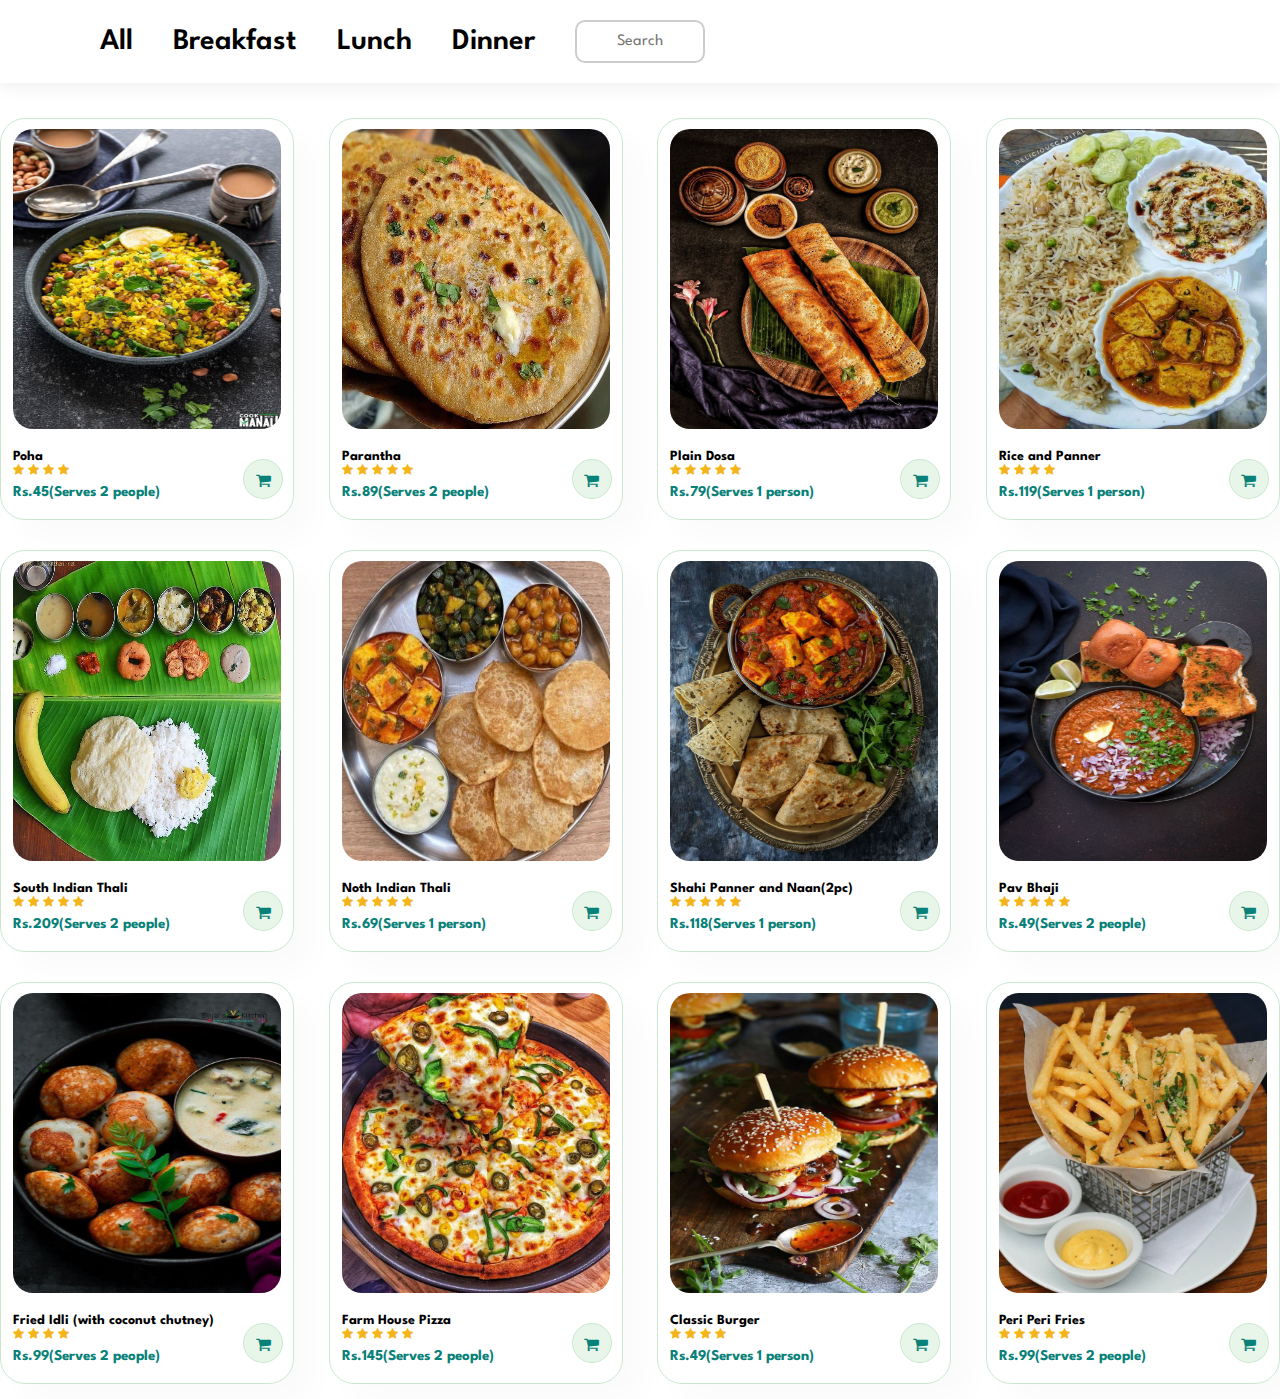
<file: foodwebsite.html>
<!DOCTYPE html>
<head>
    <title>MENU</title>
    <link rel="icon" type="image/png" href="F.png">
    <link rel="stylesheet" href="https://cdnjs.cloudflare.com/ajax/libs/font-awesome/4.7.0/css/font-awesome.min.css">
    <style>
        @import url('https://fonts.googleapis.com/css2?family=Spartan:wght@100;200;300;400;500;600;700;800;900&display=swap');
        *{
            margin:0;
            padding:0;
            box-sizing:border-box;
            font-family: 'Spartan',sans-serif;
        }
        #header{
            display: flex;
            align-items: center;
            justify-content: space-between;
            padding: 20px 80px;
            background: #ffffff;
            box-shadow: 0 5px 15px rgba(0,0,0,0.06);
        }
        #navbar{
            display: flex;
            align-items: center;
            justify-content: center;
        }
        #navbar li{
            list-style:none;
            padding: 0 20px;
            position: static;
        }
        #navbar li a{
            text-decoration: none;
            font-size: 30px;
            font-weight: 600;
            color: black;
            transition: 0.3s ease;
        }
        #navbar li a:hover,
        #navbar li a:active{
            color:#088178 ;
        }
        #navbar li a:active::after,
        #navbar li a:hover::after{
            content: "";
            width: 30%;
            height: 2px;
            background: #088178;
            position: absolute;
            bottom: -4px;
            left: 20px;
        }
        body{
                width:100%
        }    
        input[type=text] {
            width: 130px;
            box-sizing: border-box;
            border: 2px solid #ccc;
            border-radius: 10px;
            font-size: 16px;
            background-color: white;
            background-position: 1px 1px; 
            background-repeat: no-repeat;
            padding: 12px 20px 12px 40px;
            transition: width 0.4s ease-in-out;
        }  
        input[type=text]:focus {
            width: 100%;
        }

        #product2{
            text-align: center;
        }
    
        #product2 .image1{
            display: flex;
            justify-content: space-between;
            padding-top: 20px;
            flex-wrap:wrap;
        }
        #product2 .proimage{
            width: 23%;
            min-width: 250px;
            padding: 10px 12px;
            border: 1px solid #cce7d0;
            border-radius: 25px;
            box-shadow: 20px 20px 30px rgba(0, 0, 0,0.02);
            margin: 15px 0; 
            transition: 0.2 ease-in-out;
            position: relative;
        }
        #product2 .proimage:hover{
            box-shadow: 20px 20px 30px rgba(0,0,0,0.06);
        }
        #product2 .proimage img{
            width:100% ;
            border-radius: 20px;
        }
        #product2 .proimage .des{
            text-align: start;
            padding: 10px 0;
    
        }
        #product2 .proimage .des span{
            color: #606063;
            font-size: 12px;
        }
        #product2 .proimage .des h5{
            padding-top: 7px;
            color: black;
            font-size: 14px;
        }
        #product2 .proimage .des i{
            font-size: 12px;
            color: rgba(243,181,25);
        }
        #product2 .proimage .des h4{
            padding-top: 7px;
            font-size: 15px;
            font-weight: 700;
            color: #088178;
        }
        #product2 .proimage .cart{
            width: 40px;
            height: 40px;
            line-height: 40px;
            border-radius: 50px;
            background-color: #e8f6ea;
            font-weight: 500;
            color: #088178;
            border: 1px solid #cce7d0 ;
            position: absolute;
            bottom: 20px;
            right: 10px;
        }
    </style>
</head>
<body>
<section id="header">
    <div>
        <ul id="navbar">
            <li><a  href="#">All</a></li>
            <li><a  href="#">Breakfast</a></li>
            <li><a href="#">Lunch</a></li>
            <li><a href="#">Dinner</a></li>
            <li><input type="text" placeholder="Search" name="Search"></li>
        </ul>
    </div> 
  
</section>
<section id="product2" class="section-p1">
    <div class="image1">
        <div class="proimage">
            <img src="poha.jpg" width="250px" height="300px">
            <div class="des">
               <h5>Poha</h5>
                <div class="star">
                    <i class="fa fa-star"></i>
                    <i class="fa fa-star"></i>
                    <i class="fa fa-star"></i>
                    <i class="fa fa-star"></i>
                </div>
                <h4>Rs.45(Serves 2 people)</h4>
            </div>
            <a href="#"><i class="fa fa-shopping-cart cart"></i></a>
        </div>
        <div class="proimage">
            <img src="parantha.jpg" width="250px" height="300px">
            <div class="des">
               <h5>Parantha</h5>
                <div class="star">
                    <i class="fa fa-star"></i>
                    <i class="fa fa-star"></i>
                    <i class="fa fa-star"></i>
                    <i class="fa fa-star"></i>
                    <i class="fa fa-star"></i>
                </div>
                <h4>Rs.89(Serves 2 people)</h4>
            </div>
            <a href="#"><i class="fa fa-shopping-cart cart"></i></a>
        </div>
        <div class="proimage">
            <img src="dosa.jpg" width="250px" height="300px">
            <div class="des">
               <h5>Plain Dosa</h5>
                <div class="star">
                    <i class="fa fa-star"></i>
                    <i class="fa fa-star"></i>
                    <i class="fa fa-star"></i>
                    <i class="fa fa-star"></i>
                    <i class="fa fa-star"></i>
                </div>
                <h4>Rs.79(Serves 1 person)</h4>
            </div>
            <a href="#"><i class="fa fa-shopping-cart cart"></i></a>
        </div>


        <div class="proimage">
            <img src="rice .jpg" width="250px" height="300px">
            <div class="des">
               <h5>Rice and Panner</h5>
                <div class="star">
                    <i class="fa fa-star"></i>
                    <i class="fa fa-star"></i>
                    <i class="fa fa-star"></i>
                    <i class="fa fa-star"></i>
                </div>
                <h4>Rs.119(Serves 1 person)</h4>
            </div>
            <a href="#"><i class="fa fa-shopping-cart cart"></i></a>
        </div>
        <div class="proimage">
            <img src="southindian.jpg" width="250px" height="300px">
            <div class="des">
               <h5>South Indian Thali</h5>
                <div class="star">
                    <i class="fa fa-star"></i>
                    <i class="fa fa-star"></i>
                    <i class="fa fa-star"></i>
                    <i class="fa fa-star"></i>
                    <i class="fa fa-star"></i>
                </div>
                <h4>Rs.209(Serves 2 people)</h4>
            </div>
            <a href="#"><i class="fa fa-shopping-cart cart"></i></a>
        </div>
        <div class="proimage">
            <img src="thali.jpg" width="250px" height="300px">
            <div class="des">
               <h5>Noth Indian Thali</h5>
                <div class="star">
                    <i class="fa fa-star"></i>
                    <i class="fa fa-star"></i>
                    <i class="fa fa-star"></i>
                    <i class="fa fa-star"></i>
                    <i class="fa fa-star"></i>
                </div>
                <h4>Rs.69(Serves 1 person)</h4>
            </div>
            <a href="#"><i class="fa fa-shopping-cart cart"></i></a>
        </div>


        <div class="proimage">
            <img src="shahipanner.jpg" width="250px" height="300px">
            <div class="des">
               <h5>Shahi Panner and Naan(2pc)</h5>
                <div class="star">
                    <i class="fa fa-star"></i>
                    <i class="fa fa-star"></i>
                    <i class="fa fa-star"></i>
                    <i class="fa fa-star"></i>
                    <i class="fa fa-star"></i>
                </div>
                <h4>Rs.118(Serves 1 person)</h4>
            </div>
            <a href="#"><i class="fa fa-shopping-cart cart"></i></a>
        </div>
        <div class="proimage">
            <img src="pavbhaji.jpg" width="250px" height="300px">
            <div class="des">
               <h5>Pav Bhaji</h5>
                <div class="star">
                    <i class="fa fa-star"></i>
                    <i class="fa fa-star"></i>
                    <i class="fa fa-star"></i>
                    <i class="fa fa-star"></i>
                    <i class="fa fa-star"></i>
                </div>
                <h4>Rs.49(Serves 2 people)</h4>
            </div>
            <a href="#"><i class="fa fa-shopping-cart cart"></i></a>
        </div>
        <div class="proimage">
            <img src="friedidli.jpg" width="250px" height="300px">
            <div class="des">
               <h5>Fried Idli (with coconut chutney)</h5>
                <div class="star">
                    <i class="fa fa-star"></i>
                    <i class="fa fa-star"></i>
                    <i class="fa fa-star"></i>
                    <i class="fa fa-star"></i>
                </div>
                <h4>Rs.99(Serves 2 people)</h4>
            </div>
            <a href="#"><i class="fa fa-shopping-cart cart"></i></a>
        </div>

        <div class="proimage">
            <img src="pizza.jpg" width="250px" height="300px">
            <div class="des">
               <h5>Farm House Pizza</h5>
                <div class="star">
                    <i class="fa fa-star"></i>
                    <i class="fa fa-star"></i>
                    <i class="fa fa-star"></i>
                    <i class="fa fa-star"></i>
                    <i class="fa fa-star"></i>
                </div>
                <h4>Rs.145(Serves 2 people)</h4>
            </div>
            <a href="#"><i class="fa fa-shopping-cart cart"></i></a>
        </div>
        <div class="proimage">
            <img src="burger.jpg" width="250px" height="300px">
            <div class="des">
               <h5>Classic Burger</h5>
                <div class="star">
                    <i class="fa fa-star"></i>
                    <i class="fa fa-star"></i>
                    <i class="fa fa-star"></i>
                    <i class="fa fa-star"></i>
                </div>
                <h4>Rs.49(Serves 1 person)</h4>
            </div>
            <a href="#"><i class="fa fa-shopping-cart cart"></i></a>
        </div>
        <div class="proimage">
            <img src="fries.jpg" width="250px" height="300px">
            <div class="des">
               <h5>Peri Peri Fries</h5>
                <div class="star">
                    <i class="fa fa-star"></i>
                    <i class="fa fa-star"></i>
                    <i class="fa fa-star"></i>
                    <i class="fa fa-star"></i>
                    <i class="fa fa-star"></i>
                </div>
                <h4>Rs.99(Serves 2 people)</h4>
            </div>
            <a href="#"><i class="fa fa-shopping-cart cart"></i></a>
        </div>

</body>
</html>
</file>
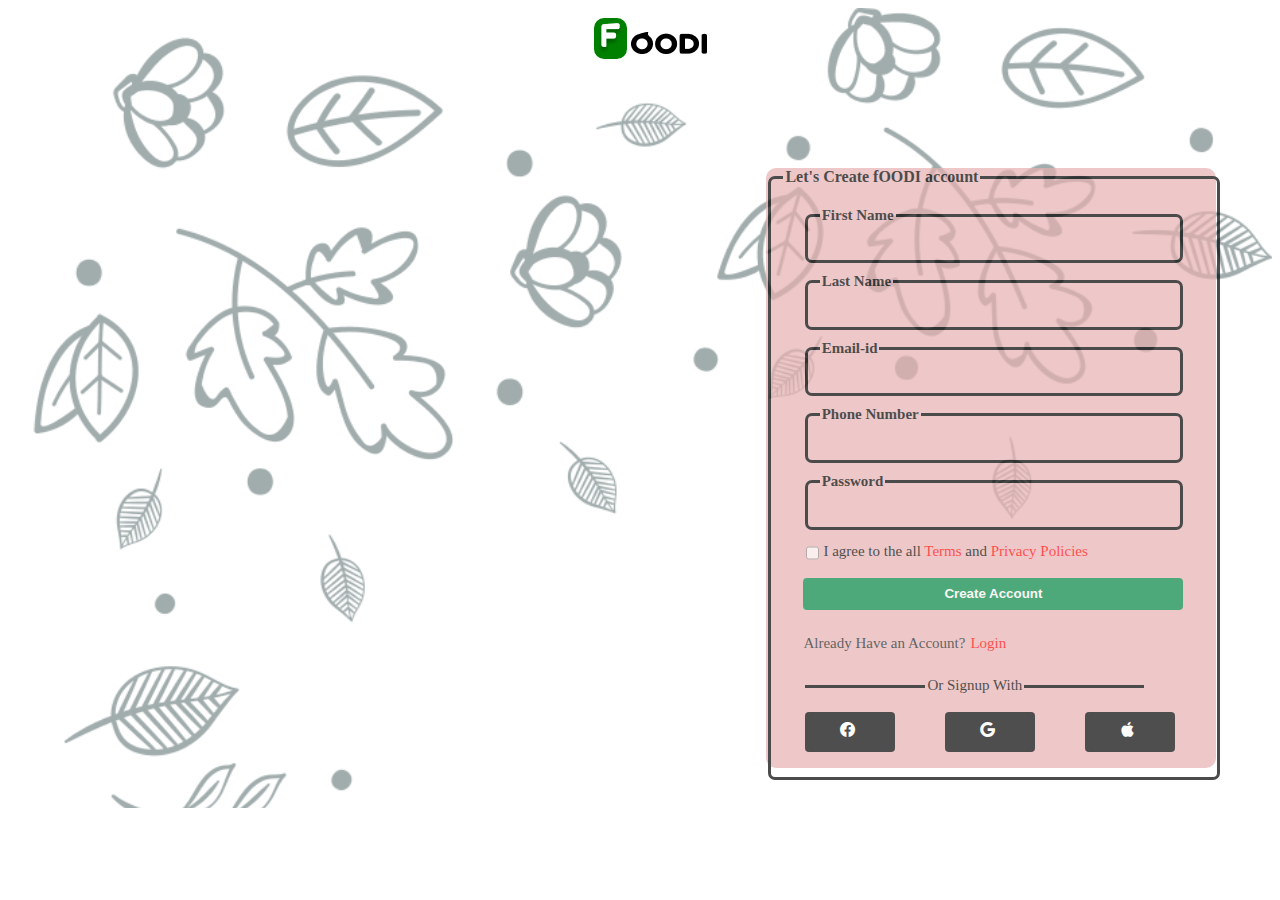
<file: login.html>
<!DOCTYPE html>
<html lang="en">
<head>
    <meta charset="UTF-8">
    <link rel="stylesheet" href="https://cdn.jsdelivr.net/npm/bootstrap-icons@1.11.3/font/bootstrap-icons.min.css">
    <meta name="viewport" content="width=device-width, initial-scale=1.0">
    <title>SignUp</title>
    <link rel="icon" type="image/png" href="F.png">
    <style>

.con{
    position: relative;
    width: 100%;
    height: 800px;
    background-image: url(./table-leaves-shape.png);
    background-repeat: no-repeat;
    background-size: cover;
}
.con::-webkit-scrollbar{
    display: none;
}
nav{
    height: 100px;
    width: 100%;
    text-align: center;
}
nav .imageF .img1{
    position: relative;
    cursor: pointer;
    background-color: green;
    border-radius: 10px;
    border: 3px solid green;
    padding-top: 2px;
    margin: 10px 0px 2px 20px;
}
nav .imageF .img2{
    position: relative;
    cursor: pointer;
    margin: 10px 0px 2px 0px;
    padding-bottom:5px ;
}
.box1{
    position: absolute;
    top: 20%;
    left: 60%;
    width: 450px;
    height: 600px;
    /* background-color: #FC8A06;  */
    opacity: 0.7;
    color: black;
    background-color: rgb(232, 177, 177);
    border-radius: 10px;
    font-family: 'gotham';
    /* border: 4px solid black; */
    cursor: pointer;
}
.box1 fieldset{
    border-radius: 7px;
    border: 3px solid black;
}
.box1 legend{
    font-weight:bold;
    /* border: 2px solid black; */
}
.line{
    border: none;
    width: 100%;
}
.line:focus{
    outline: none;
}
.box2{
    margin: 10px;
    font-size: 15px;
}
.box2 input{
    opacity: 0.7;
    background-color: rgb(232, 177, 177);
    height: 20px;
    border-radius: 4px;
}
ul{
    list-style: none;
    padding: 0%;
}
ul li{
    margin: 10px;
}
.check {
    display: inline-flex;
    /* align-items: center; */
    margin: 3px 3px 0px 13px;
}
.check .rememberMe{
    margin: 0px 4px 5px 0px;
}
.btn{
    border: none;
    width: 380px;
    height: 32px;
    color: rgb(249, 242, 242);
    background-color: #028643;
    border-radius: 4px;
    font-weight: bolder;
}
.btn:hover{
    background-color: #810404;
    transition: 0.3 linear;
}
.para{
    margin-right: 10px;
}
.or{
    display: flex;
}
.or p{
    margin-right: 5px;
    color: #212121;
}
.or a{
    text-decoration: none;
    margin-top: 15px;
}
.line1 {
    width: 120px; 
    height: 3px; 
    background-color: black;
    margin: 8px 2px 0px 2px;
} 
.or .bi1,.bi2,.bi3{
    width: 90px; 
    height: 30px; 
    margin: 8px 10px 0px 2px;
    background-color: rgb(5, 4, 4);
    padding-top: 10px;
    border-radius: 4px;
}
.or .bi2,.bi3{
    margin-left: 40px;
}

.bi1 .bi{
    color: #ffff;
    margin: 0px 5px 0px 35px;
}
.bi2 .bi{
    color: #ffff;
    margin: 0px 5px 0px 35px;
}
.bi3 .bi{
    color: #ffff;
    margin: 0px 5px 0px 35px;
}
.or .bi1:hover,.bi2:hover,.bi3:hover{
    background-color: #a46b6b;
    transition: .3s linear;
    height: 32px;
}
</style>
</head>

<body>
    <div class="con">
        <nav>
            <div class="imageF">
                <img class="img1" src="F.png" alt="" >
                <img class="img2"  src="oodi.png" alt="">
            </div>
        </nav>
        <div class="box1">
            <form action="#" id="loginForm">
                <Fieldset>
                <legend class="sign">Let's Create fOODI account</legend>
                
                <div class="box2">
                <ul>
                    <li><Fieldset><legend>First Name</legend>
                <div>
                    <input type="text" name="first name" id="First name" class="line" ></div></Fieldset></li>
                <li><fieldset><legend>Last Name</legend> 
                <div>
                <input type="text" name="last name" id="last name" class="line"></div></fieldset></li>
                
                <li><fieldset><legend>Email-id</legend> 
                <div>
                <input type="email" name="email_id" id="email_id" class="line"></div></fieldset></li>
                <li><fieldset><legend>Phone Number</legend>
                    <div>
                <input type="number" name="contact" id="contact" class="line"></div></fieldset></li>
                <li><fieldset><legend>Password</legend>
                <div>
                <input type="password" name="password" id="password" class="line"></div></fieldset></li>
                <li class="check">
                <div>
                <input type="checkbox" name="remember me" id="remember me" class="rememberMe"></div>
                <label for="Remember me">I agree to the all <span style="color: red;">Terms</span> and <span style="color: red;">Privacy Policies</span> </label></li>
                <li><button type="submit"  class="btn">Create Account</button></li>
                <li class="or"><p>Already Have an Account?</p><a href="signup.html"><span style="color: red;">Login</span></a></li>
                <li class="or"><span class="line1"></span>Or Signup With<span class="line1"></span></li>
                <li class="or">
                    <div class="bi1"><i class="bi bi-facebook"></i></div>
                    <div class="bi2"><i class="bi bi-google"></i></div>
                    <div class="bi3"><i class="bi bi-apple"></i></div></li>
                    
                </ul>
                </div>
                </div>
                </Fieldset>
            </form>
            
        </div>
    </div>
    <script>
        document.getElementById('loginForm').addEventListener('submit', function(event) {
            event.preventDefault(); // Prevent form submission
        
        // Get the value of the email input
        var email = document.getElementById('email_id').value;
        
        // Validate email format
        if (!isValidEmail(email)) {
          alert('Please enter a valid email address.');
          return;
        }
        
        // Redirect to the main page passing the email as a query parameter
        window.location.href = 'front.html?email=' + encodeURIComponent(email);
        });
        
        // Function to validate email format
        function isValidEmail(email) {
        // This is a simple email validation regex, you can use more complex ones if needed
        var emailRegex = /^[^\s@]+@[^\s@]+\.[^\s@]+$/;
        return emailRegex.test(email);
        }
        </script>
</body>
</html>
</file>
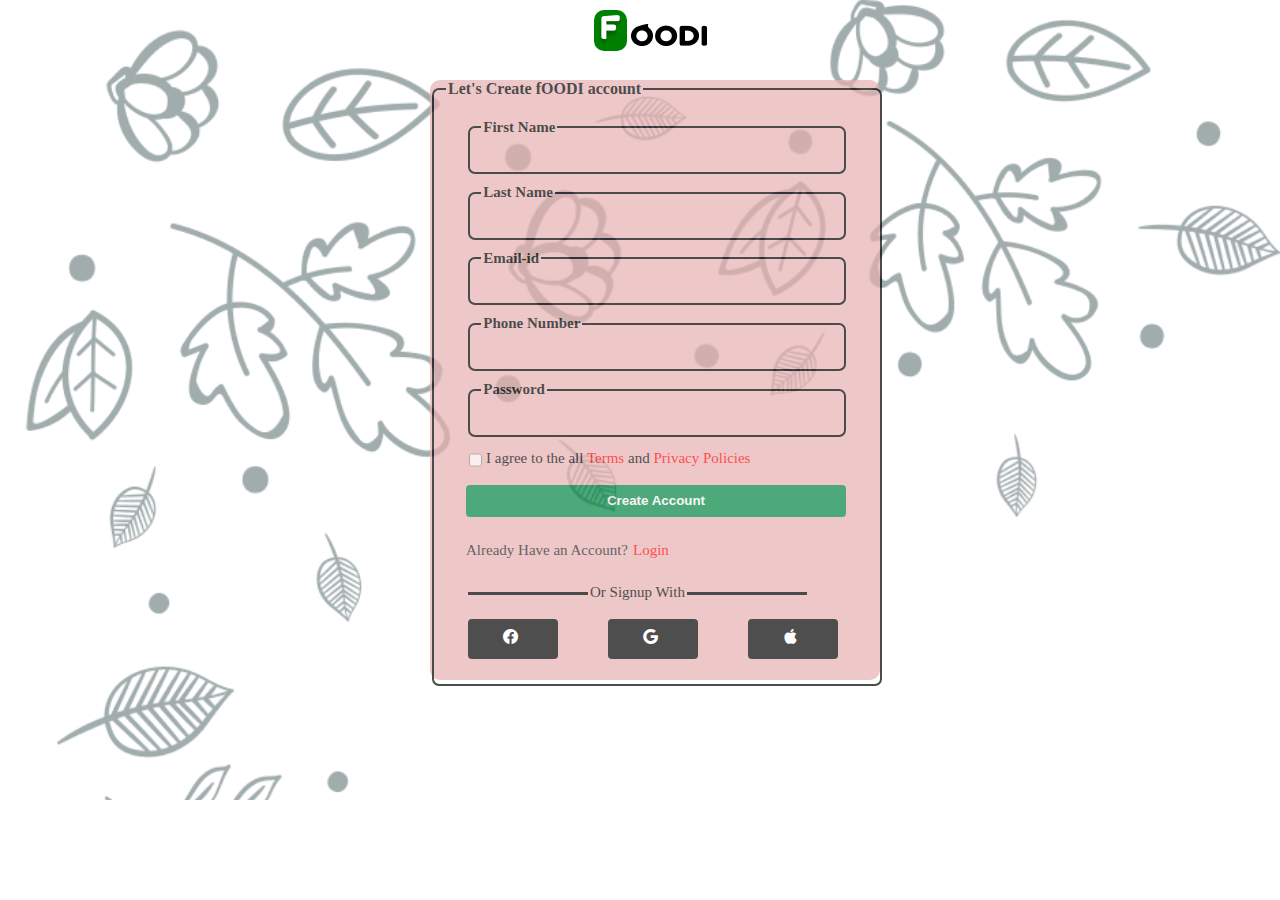
<file: login2.html>
<!DOCTYPE html>
<html lang="en">
<head>
    <meta charset="UTF-8">
    <link rel="stylesheet" href="https://cdn.jsdelivr.net/npm/bootstrap-icons@1.11.3/font/bootstrap-icons.min.css">
    <meta name="viewport" content="width=device-width, initial-scale=1.0">
    <title>SignUp</title>
    <link rel="icon" type="image/png" href="F.png">
    <style>
html,body {
    height: 100%;
    margin: 0;
    padding: 0;
} 

.con{
    position: relative;
    width: 100%;
    height: 800px;
    background-image: url(./table-leaves-shape.png);
    background-repeat: no-repeat;
    background-size: cover;
}
.con::-webkit-scrollbar{
    display: none;
}
nav{
    height: 100px;
    width: 100%;
    text-align: center;
}
nav .imageF .img1{
    position: relative;
    cursor: pointer;
    background-color: green;
    border-radius: 10px;
    border: 3px solid green;
    padding-top: 2px;
    margin: 10px 0px 2px 20px;
}
nav .imageF .img2{
    position: relative;
    cursor: pointer;
    margin: 10px 0px 2px 0px;
    padding-bottom:5px ;
}
.box1{
    position: absolute;
    top: 10%;
    right: 400px;
    width: 450px;
    height: 600px;
    /* background-color: #FC8A06;  */
    opacity: 0.7;
    color: black;
    background-color: rgb(232, 177, 177);
    border-radius: 10px;
    font-family: 'gotham';
    cursor: pointer;
    /* background-color: white; */
    animation: slideIn 1s forwards;
}
@keyframes slideIn{
    from{right:100%;opacity: 0;}
    to{right:55%;opacity: 1;}
}
.box1 fieldset{
    border-radius: 7px;
    border: 2px solid black;

}
.box1 legend{
    font-weight:bold;
    /* border: 2px solid black; */
}
.line{
    border: none;
    width: 100%;
}
.line:focus{
    outline: none;
}
.box2{
    margin: 10px;
    font-size: 15px;
}
.box2 input{
    opacity: 0.7;
    background-color: rgb(232, 177, 177);
    height: 20px;
    border-radius: 4px;
}
ul{
    list-style: none;
    padding: 0%;
}
ul li{
    margin: 10px;
}
.check {
    display: inline-flex;
    /* align-items: center; */
    margin: 3px 3px 0px 13px;
}
.check .rememberMe{
    margin: 0px 4px 5px 0px;
}
.btn{
    border: none;
    width: 380px;
    height: 32px;
    color: rgb(249, 242, 242);
    background-color: #028643;
    border-radius: 4px;
    font-weight: bolder;
}
.btn:hover{
    background-color: #810404;
    transition: 0.3 linear;
}
.para{
    margin-right: 10px;
}
.or{
    display: flex;
}
.or p{
    margin-right: 5px;
    color: #212121;
}
.or a{
    text-decoration: none;
    margin-top: 15px;
}
.line1 {
    width: 120px; 
    height: 3px; 
    background-color: black;
    margin: 8px 2px 0px 2px;
} 
.or .bi1,.bi2,.bi3{
    width: 90px; 
    height: 30px; 
    margin: 8px 10px 0px 2px;
    background-color: rgb(5, 4, 4);
    padding-top: 10px;
    border-radius: 4px;
}
.or .bi2,.bi3{
    margin-left: 40px;
}
.bi1 .bi{
    color: #ffff;
    margin: 0px 5px 0px 35px;
}
.bi2 .bi{
    color: #ffff;
    margin: 0px 5px 0px 35px;
}
.bi3 .bi{
    color: #ffff;
    margin: 0px 5px 0px 35px;
}
.or .bi1:hover,.bi2:hover,.bi3:hover{
    background-color: #a46b6b;
    transition: .3s linear;
    height: 32px;
}
</style>
</head>

<body>
    <div class="con">
        <nav>
            <div class="imageF">
                <img class="img1" src="F.png" alt="" >
                <img class="img2"  src="oodi.png" alt="">
            </div>
        </nav>
        <div class="box1">
            <form action="#" id="loginForm">
                <Fieldset>
                <legend class="sign">Let's Create fOODI account</legend>
                
                <div class="box2">
                <ul>
                    <li><Fieldset><legend>First Name</legend>
                <div>
                    <input type="text" name="first name" id="First name" class="line" ></div></Fieldset></li>
                <li><fieldset><legend>Last Name</legend> 
                <div>
                <input type="text" name="last name" id="last name" class="line"></div></fieldset></li>
                
                <li><fieldset><legend>Email-id</legend> 
                <div>
                <input type="email" name="email_id" id="email_id" class="line"></div></fieldset></li>
                <li><fieldset><legend>Phone Number</legend>
                    <div>
                <input type="number" name="contact" id="contact" class="line"></div></fieldset></li>
                <li><fieldset><legend>Password</legend>
                <div>
                <input type="password" name="password" id="password" class="line"></div></fieldset></li>
                <li class="check">
                <div>
                <input type="checkbox" name="remember me" id="remember me" class="rememberMe"></div>
                <label for="Remember me">I agree to the all <span style="color: red;">Terms</span> and <span style="color: red;">Privacy Policies</span> </label></li>
                <li><button type="submit"  class="btn">Create Account</button></li>
                <li class="or"><p>Already Have an Account?</p><a href="signup.html"><span style="color: red;">Login</span></a></li>
                <li class="or"><span class="line1"></span>Or Signup With<span class="line1"></span></li>
                <li class="or">
                    <div class="bi1"><i class="bi bi-facebook"></i></div>
                    <div class="bi2"><i class="bi bi-google"></i></div>
                    <div class="bi3"><i class="bi bi-apple"></i></div></li>
                    
                </ul>
                </div>
                </div>
                </Fieldset>
            </form>
            
        </div>
    </div>
    <script>
        document.getElementById('loginForm').addEventListener('submit', function(event) {
            event.preventDefault(); // Prevent form submission
        
        // Get the value of the email input
        var email = document.getElementById('email_id').value;
        
        // Validate email format
        if (!isValidEmail(email)) {
          alert('Please enter a valid email address.');
          return;
        }
        
        // Redirect to the main page passing the email as a query parameter
        window.location.href = 'front.html?email=' + encodeURIComponent(email);
        });
        
        // Function to validate email format
        function isValidEmail(email) {
        // This is a simple email validation regex, you can use more complex ones if needed
        var emailRegex = /^[^\s@]+@[^\s@]+\.[^\s@]+$/;
        return emailRegex.test(email);
        }
        </script>
</body>
</html>
</file>
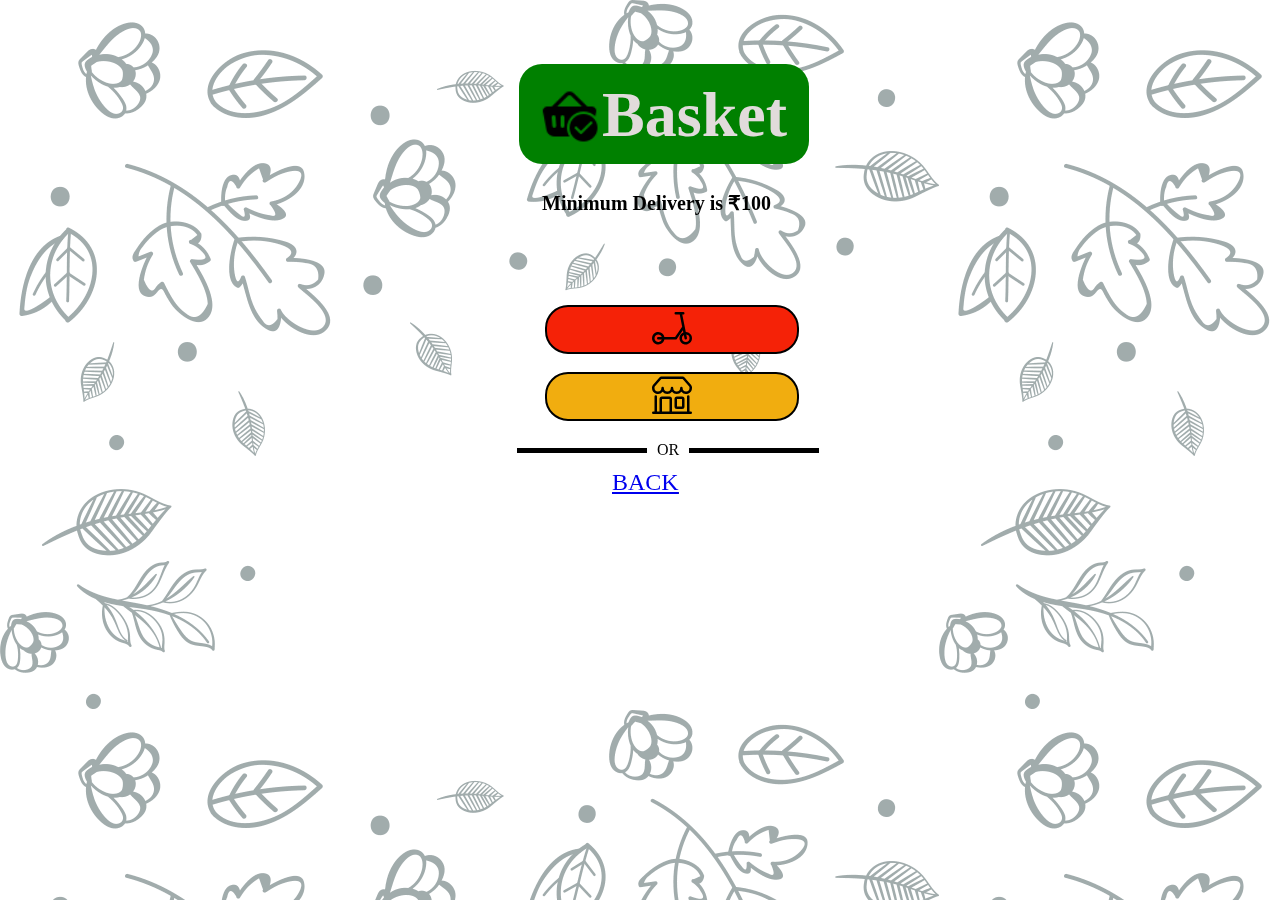
<file: order.html>
<!DOCTYPE html>
<html lang="en">
<head>
    <meta charset="UTF-8">
    <meta name="viewport" content="width=device-width, initial-scale=1.0">
    <link rel="icon" type="image/png" href="F.png">
    <title>BASKET</title>
    <style>
        body{
            background-image: url(./table-leaves-shape.png);
            position: fixed;
        }
        .con{
            height: 100vh;
            width: 100vw;
            display: flex;
            flex-direction: column;
            justify-self: center;
            align-items: center;
        }
        .itm1{
            margin-top: 40px;
        }
        ul li{
            list-style: none;
        }
        h1{
            font-size: 4rem;
            margin-top: 80px;
        }
        h4{
            font-size: 20px;
            margin-left: 25px;
            font-weight: bolder;
        }
        .round h3 {
            border: 2px solid black;
            border-radius: 23px;
            height: 45px;
            width: 250px;
            text-align: center; /* horizontally center the text */
            line-height: 45px; /* vertically center the text */
            background-color: #f52207;
        }
        .round h3:nth-child(2){
            background-color: #f1ad0f;            
        }
        .round img{
            height: 40px;
            width:40px;
            color: #ffff;
        }
        .round{
           margin-top: 90px;
           margin-left: 28px;
        }
        ul .round h3:hover{
            background: #888484;
            height: 50px;
            transition: .3s linear;
        }
        .con2{
            display: flex;
            align-items: center;
            justify-content: center;
            margin-top: 20px;
        }
        .left,.right{
            height: 1px;
            background-color:black;
            border: 2px solid black;
            flex: 1;
        }
        .text{
            padding: 0 10px;
        }
        .left {
            width: 100px;
        }

        .right {
            width: 100px;
        }
        .itm2{
            /* border: 2px solid black; */
            text-decoration: underline;
            font-size: 1.5rem;
            margin:10px 10px 10px 95px
        }
        .itm2:hover{
            color: red;
            transition: .3s linear;
            font-weight: bolder;
        }
        .itm3{
            display: flex;
            align-items: center;
            background-color: green;
            color: rgb(225, 219, 219);
            padding: 20px;
            border-radius: 23px;
            height: 60px;
            width: 250px;
            margin: 2px 10px 2px 2px ;
        }
        .itm3 img{
            height: 60px;
            width: 70px;
        }
        .itm3 h1{
            margin:4px 2px 2px 2px;
        }
    </style>
</head>
<body >
    <div class="con">
        <div class="itm1">
            <ul>
                <li class="itm3">
                <img src="icons8-basket-48.png" style="color: whitesmoke;">
                <h1>Basket</h1>
                </li>
                <li><h4>Minimum Delivery is ₹100</h4></li>
                <li class="round">
                    <h3 ><img src="scotter.svg" alt="deliver the order" title="Deliver my order"></h3>
                    <h3 ><img src="store.svg" title="I will come and collect"></h3>
                </li>

            
            <div class="con2">
                <div class="left"></div>
                <div class="text">OR</div>
                <div class="right"></div>
            </div>
            <li>
                <div class="itm2"><a href="front.html">BACK</a> </div>
            </li>
            </ul>
            
        </div>
    </div>

    
</body>
</html>
</file>
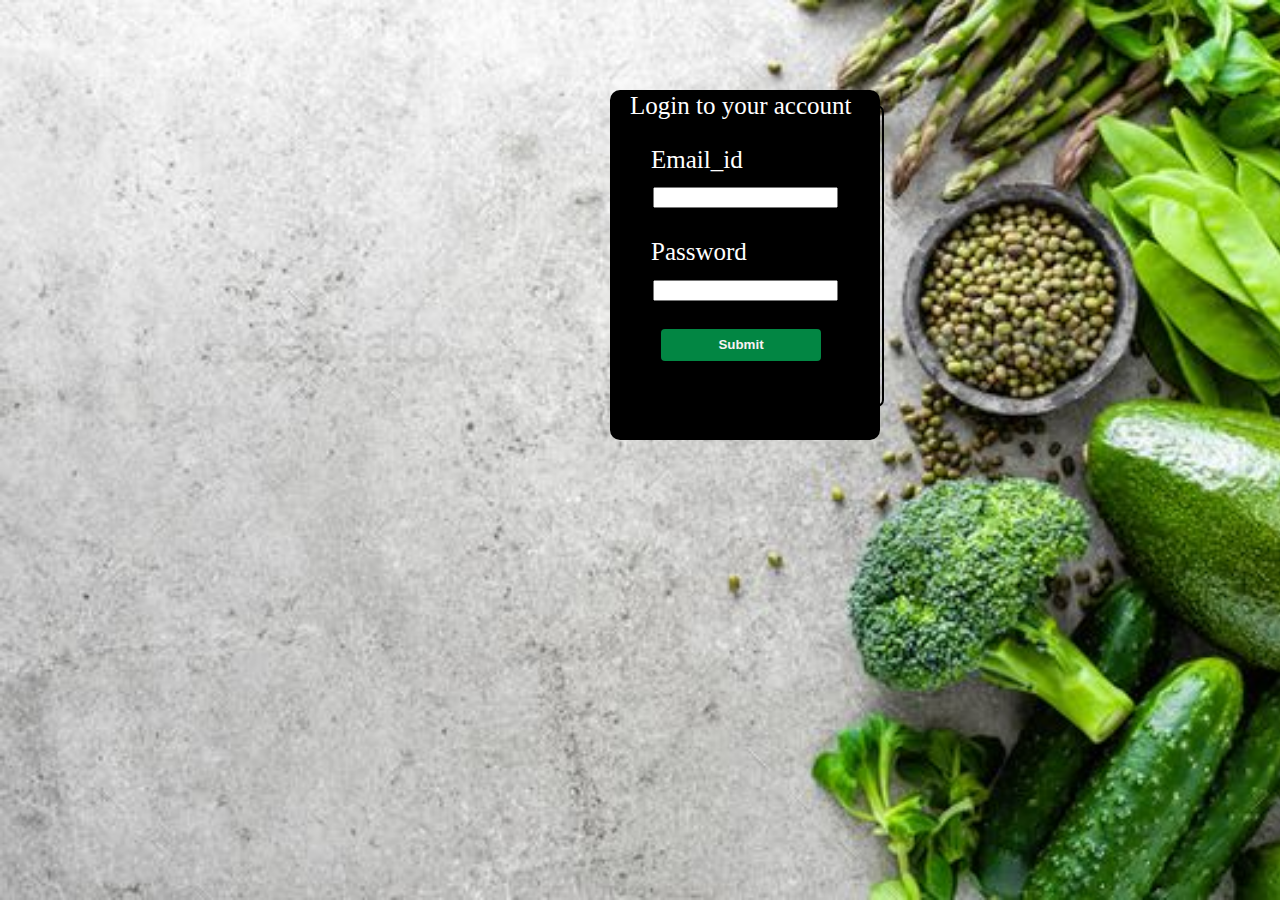
<file: signup.html>
<!DOCTYPE html>
<html lang="en">
<head>
    <meta charset="UTF-8">
    <meta name="viewport" content="width=device-width, initial-scale=1.0">
    <title>Document</title>
    <link rel="icon" type="image/png" href="F.png">
    <style>
/* Ensure that body and html have a defined height for the background to cover */
html,body {
    height: 100%;
    margin: 0;
    padding: 0;
} 

.cont {
    position: relative;
    width: 100%;
    height: 100vh;
    background-image: url(loginbackground.jpg);
    /* background-repeat: repeat-x; Repeat only horizontally */         
    background-size: cover;
    /* animation: change 10s infinite ease-in-out; */
    /* transform: translate(-50%,-50%); */
    /* Animation name, duration, timing function, and iteration count */
}


    
.a{
    
    background-color: black;
    /* top: 140px;
    left: 840px;
    height: 295px;
    width: 300px; */
    /* opacity: 0.5; */
    border-radius: 10px;
    position: absolute;
    top: 10%;
    right: 400px;
    width: 270px;
    height: 350px;
    color: black;
    animation: slideIn 1s forwards;
}
legend{
    color: white;
    font-size: 25px;
    font-weight: 15px;
    border: 2px solid black;
}
.line{
    
    margin: 6px;
}
li{
    padding: 0;
    margin: 10px;
    margin-left: -35px;
           
}
fieldset{
    border-radius: 7px;
    border: 2px solid black;
}
.btn{
    border: none;
    width: 160px;
    height: 32px;
    color: rgb(249, 242, 242);
    background-color: #028643;
    border-radius: 4px;
    font-weight: bolder;
    margin-left: 30px;
}
.btn:hover{
    background-color: #810404;
    transition: 0.3 linear;
}
@keyframes slideIn{
    from{right:100%;opacity: 0;}
    to{right:55%;opacity: 1;}
}
</style>
</head>

<body>
    <div class="cont">
        <div class="a">
            <form action="">
                <fieldset>
                    <legend>Login to your account</legend>
                    <div class="b">
                        <ul>
                           <li><Fieldset><legend>Email_id</legend>
                                <div>
                                    <input type="email" name="Email_id" id="Email_id" class="line" ></div></Fieldset></li>
                            <li><Fieldset><legend>Password</legend>
                                <div>
                                    <input type="password" name="Password" id="password" class="line" ></div></Fieldset></li>
                                    <li><input type="submit" class="btn">Submit</li>
                        </ul>
                    </div>
                </fieldset>
            </form>

 

  
        </div>
    </div>
</body>
</html>
</file>
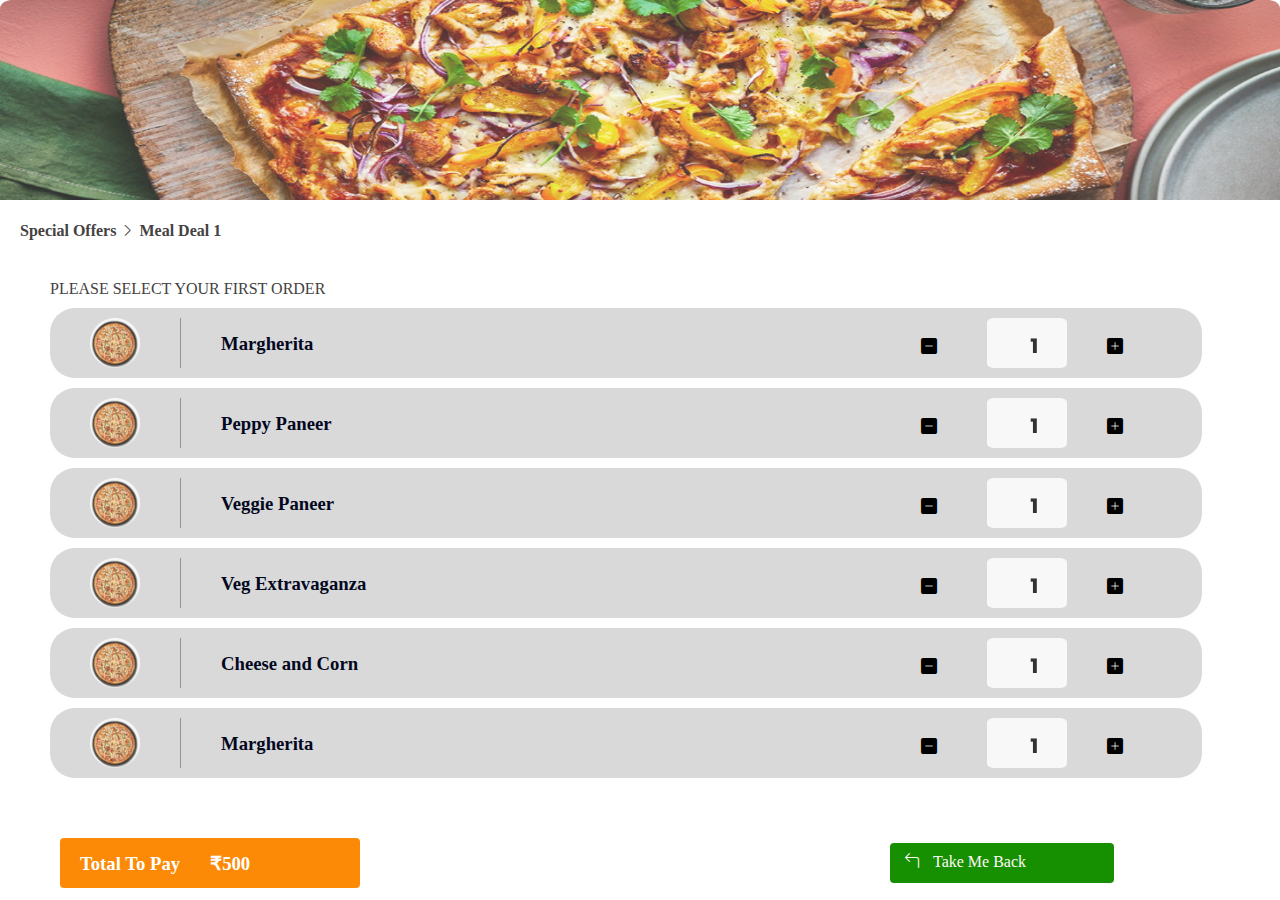
<file: special.html>
<!DOCTYPE html>
<html lang="en">
<head>
    <meta charset="UTF-8">
    <meta name="viewport" content="width=device-width, initial-scale=1.0">
    <title>OFFERS</title>
    <link rel="icon" type="image/png" href="F.png">
    <link rel="stylesheet" href="https://cdn.jsdelivr.net/npm/bootstrap-icons@1.11.3/font/bootstrap-icons.min.css">
    <style>
        *{ 
        padding:0;
        margin: 0;
        box-sizing: content-box;
        }
        body{
            font-family:'gotham';
            width:100%;
            height:100%;
        }
        .container{
            /* border: 2px solid #212121; */
            width: 100%;
            height: 100%;
        }
        .container img{
            /* margin:10px 10px 10px 10px; */
            height: 200px;
            width: 100%;
            /* border: 2px solid #212121; */
            opacity: 0.8;
        }
        .container .text{
            display: flex;
            margin-left: 20px;
            margin-top: 2dvb;
            color: #444242;
        }
        .container .text h5{
           margin: 1px 5px 0px 5px;
           /* border: 2px solid black; */
        }
        .container p{
            margin:40px 0px 0px 50px;
           color: #444242;
        }
        .container .text:hover,p:hover{
            text-decoration: underline;
            color: red;
            transition: .3s linear;
        }
        .container ul li{
            display: flex;
            flex-direction: row;
            box-sizing: border-box;
            background-color: #D9D9D9;
            margin:10px 10px 10px 50px ;
            border-radius: 25px;
            width: 90%;
            height: 70px;
        }
        .container ul li img{
            height: 50px;
            width: 50px;
            margin: 10px 0px 10px 40px;
        }
        .container ul li .line1{
            height: 50px;
            width: 1px;
            margin-right: 10px;
        }
        .container ul li h3{
            margin: 25px 0px 50px 30px;
            /* border: 2px solid black; */
            height: 20px;
            width: 200px;
        }
        .container ul li .bi{
            color: rgb(0, 0, 0);
            height: fit-content;
            margin: 30px 10px 10px 500px;
        }
        .container ul li .bi1{
            color: rgb(0, 0, 0);
            height: fit-content;
            margin: 30px 10px 10px 40px;
        }
        .container ul li .i1{
            position: relative;
            margin:10px 0px 0px 40px ;
            height: 50px ;
            width: 80px;
        }
        .container ul li .i2{
            position: absolute;
            margin:30px 50px 20px 980px ;
            height: 15px;
            width: 7px;
        }
        .container ul li:hover{
            transform: scale(1.1);
            background: #717070;
            transition: .3s linear;
        }
        .container .foot{
            display: flex;
        }
        .container .bottom{
            display: flex;
            flex-direction: row;
            border-radius: 4px;
            background-color: #FC8A06;
            margin: 50px 10px 11px 60px ;
            height: 50px;
            width: 300px;
            color:#ffffff;
        }
        .container .foot .bottom1{
            display: flex;
            flex-direction: row;
            margin: 50px 10px 11px 500px ;
            height: 50px;
            width: 300px;
        }
        .container .bottom h3{
            margin:15px 10px 10px 20px;
        }
        .container .foot .bottom1 a{
            height: 30px;
            width: 200px;
            padding: 10px 10px 0px 14px;
            margin:5px 10px 10px 20px;
            border-radius: 4px;
            background-color: #169000;
            color: #fff9f9;
            text-decoration: none;
        }
        
        .container .bottom:hover{
            transition: .3s linear;
            background: #03081F;
            height: 55px;
        }
        .container .foot .bottom1 a:hover{
            transition: .3s linear;
            background: #03081F;
            height: 35px;
        }
        .container .foot .bottom1  a .bi{
            margin-right: 13px;
        }

    </style>
    </head>
    <body>
        <div class="container">
            
                <img src="Rectangle 53.png" alt="">
            
            <div class="text">
                <h4>Special Offers</h4>
                <h5><i class="bi bi-chevron-right"></i></h5>
                <h4>Meal Deal 1</h4>
            </div>
            <p>PLEASE SELECT YOUR FIRST ORDER</p>
            <ul>
                <li class="tab">
                    <img src="Ellipse 6.png">
                    <img class='line1' src="Line 10.png">
                    <h3 style="color: #03081F;">Margherita</h3>
                    <i class="bi bi-dash-square-fill"></i>
                    <img class="i1"     src="Rectangle 86.png">
                    <img class="i2"     src="i2.png">
                    <i class="bi1 bi-plus-square-fill"></i>
                </li>
                <li class="tab">
                    <img src="Ellipse 6.png">
                    <img class='line1' src="Line 10.png">
                    <h3 style="color: #03081F;">Peppy Paneer</h3>
                    <i class="bi bi-dash-square-fill"></i>
                    <img class="i1"     src="Rectangle 86.png">
                    <img class="i2"     src="i2.png">
                    <i class="bi1 bi-plus-square-fill"></i>
                </li>
                <li class="tab">
                    <img src="Ellipse 6.png">
                    <img class='line1' src="Line 10.png">
                    <h3 style="color: #03081F;">Veggie Paneer</h3>
                    <i class="bi bi-dash-square-fill"></i>
                    <img class="i1"     src="Rectangle 86.png">
                    <img class="i2"     src="i2.png">
                    <i class="bi1 bi-plus-square-fill"></i>
                </li>
                <li class="tab" >
                    <img src="Ellipse 6.png">
                    <img class='line1' src="Line 10.png">
                    <h3 style="color: #03081F;">Veg Extravaganza</h3>
                    <i class="bi bi-dash-square-fill"></i>
                    <img class="i1"     src="Rectangle 86.png">
                    <img class="i2"     src="i2.png">
                    <i class="bi1 bi-plus-square-fill"></i>
                </li>
                <li class="tab">
                    <img src="Ellipse 6.png">
                    <img class='line1' src="Line 10.png">
                    <h3 style="color: #03081F;">Cheese and Corn</h3>
                    <i class="bi bi-dash-square-fill"></i>
                    <img class="i1"     src="Rectangle 86.png">
                    <img class="i2"     src="i2.png">
                    <i class="bi1 bi-plus-square-fill"></i>
                </li>
                <li class="tab">
                    <img src="Ellipse 6.png">
                    <img class='line1' src="Line 10.png">
                    <h3 style="color: #03081F;">Margherita</h3>
                    <i class="bi bi-dash-square-fill"></i>
                    <img class="i1"     src="Rectangle 86.png">
                    <img class="i2"     src="i2.png">
                    <i class="bi1 bi-plus-square-fill"></i>
                </li>
            </ul>
            <div class="foot">
            <div class="bottom ">
                <h3>Total To Pay</h3>
                <h3> <b>₹500</b></h3>
            </div>
                
            <div class="bottom1 ">
                <a href="front.html"><i class="bi bi-arrow-90deg-left"></i>Take Me Back</a>
            </div>

            </div>
        </div>
</body>
</html>
</file>
